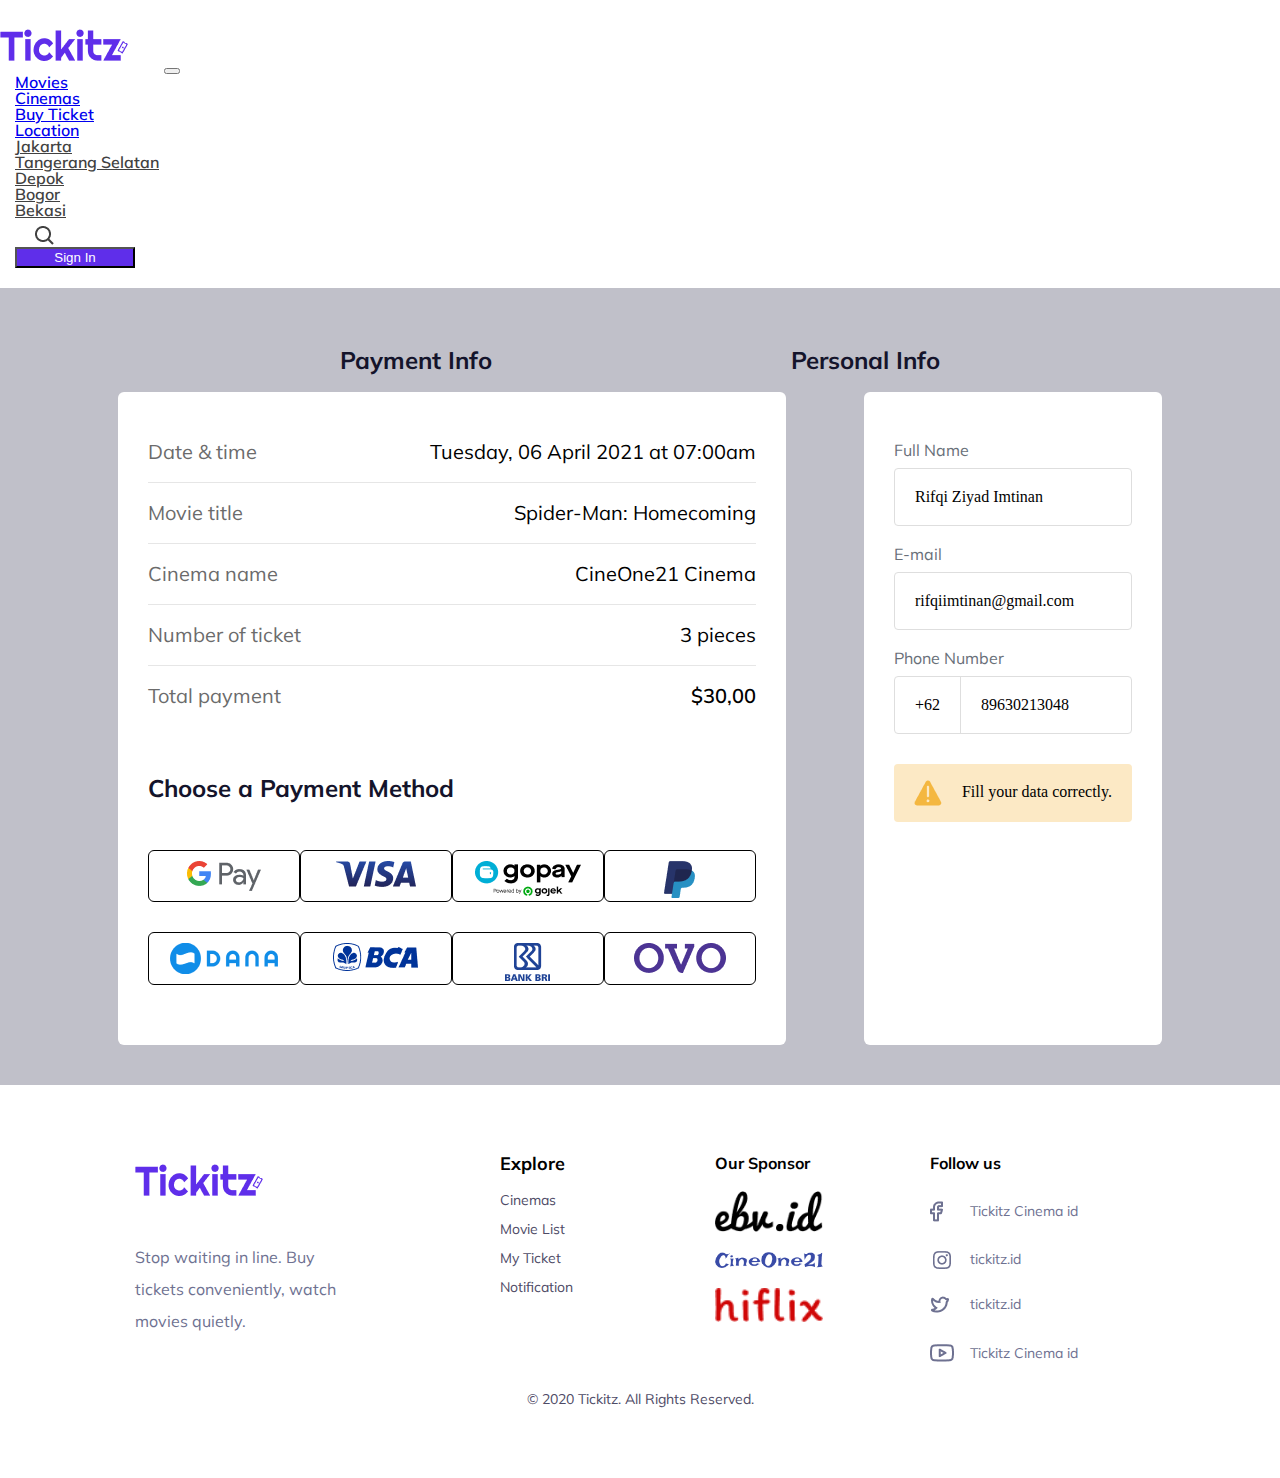
<file: html/payment page.html>
<!DOCTYPE html>
<html lang="en">
  <head>
    <meta charset="UTF-8" />
    <meta http-equiv="X-UA-Compatible" content="IE=edge" />
    <meta name="viewport" content="width=device-width, initial-scale=1.0" />
    <link
      href="https://cdn.jsdelivr.net/npm/bootstrap@5.0.0-beta3/dist/css/bootstrap.min.css"
      rel="stylesheet"
      integrity="sha384-eOJMYsd53ii+scO/bJGFsiCZc+5NDVN2yr8+0RDqr0Ql0h+rP48ckxlpbzKgwra6"
      crossorigin="anonymous"
    />
    <link rel="stylesheet" href="../css/payment page.css">
    <title>Payment Page</title>
  </head>
<body>

<!-- NAVBAR -->
<div class="container">
  <nav class="navbar navbar-expand-lg navbar-light">
    <div class="container-fluid ">
      <img class="img-purple" src="../image/Tickitz p.png" alt="">
      <button
        class="navbar-toggler"
        type="button"
        data-bs-toggle="collapse"
        data-bs-target="#navbarSupportedContent"
        aria-controls="navbarSupportedContent"
        aria-expanded="false"
        aria-label="Toggle navigation"
      >
        <span class="navbar-toggler-icon"></span>
      </button>
      <div class="collapse navbar-collapse" id="navbarSupportedContent">
        <ul class="navbar-nav me-auto mb-2 mb-lg-0">
          <li class="nav-item">
            <a class="nav-link" href="#">Movies</a>
          </li>
          <li class="nav-item">
            <a class="nav-link" href="#">Cinemas</a>
          </li>
          <li class="nav-item">
            <a class="nav-link" href="#">Buy Ticket</a>
          </li>
        </ul>

        <div class="collapse navbar-collapse" id="navbarSupportedContent">
          <ul class="navbar-nav ms-auto mb-2 mb-lg-0">
            <li class="nav-item dropdown">
              <a class="location nav-link dropdown-toggle" href="#" id="navbarDropdown" role="button" data-bs-toggle="dropdown" aria-expanded="false">
                Location
              </a>
              <ul class="dropdown-menu" aria-labelledby="navbarDropdown">
                <li><a class="dropdown-item" href="#">Jakarta</a></li>
                <li><a class="dropdown-item" href="#">Tangerang Selatan</a></li>
                <li><a class="dropdown-item" href="#">Depok</a></li>
                <li><a class="dropdown-item" href="#">Bogor</a></li>
                <li><a class="dropdown-item" href="#">Bekasi</a></li>
              </ul>
            </li>
            <li class="nav-item">
              <img class="img-search" src="../image/Search.png" alt="">
            </li>
            <li class="nav-item">
              <button type="button" class="btn">Sign In</button>
            </li>
          </ul>
      </div>
    </div>
  </nav>
</div>

<!-- NAVBAR -->


<main>
  <div class="row one">
    <div class="col-md-7">
      <h6>Payment Info</h6>
    </div>
    <div class="col-md-4">
      <h6>Personal Info</h6>
    </div>

  </div>
  <div class="row two">
    <div class="payment-info col-md-7">
      <div class="date">
        <h2>Date & time</h2>
        <p>Tuesday, 06 April 2021 at 07:00am</p>
      </div>
      <div class="movie">
        <h2>Movie title</h2>
        <p>Spider-Man: Homecoming</p>
      </div>
      <div class="cinema">
        <h2>Cinema name</h2>
        <p>CineOne21 Cinema</p>
      </div>
      <div class="number-ticket">
        <h2>Number of ticket</h2>
        <p>3 pieces</p>
      </div>
      <div class="total">
        <h2>Total payment</h2>
        <p>$30,00</p>
      </div>

      <div class="title col-md-12">
        <h6>Choose a Payment Method</h6>
      </div>
      <div class="contents title col-md-12">
        <div class="top">
          <div class="googlepay">
            <img src="../image/logo google pay.png" alt="">
          </div>
          <div class="visa">
            <img src="../image/logo visa.png" alt="">
          </div>
          <div class="gopay">
            <img src="../image/log gopay.png" alt="">
          </div>
          <div class="paypal">
            <img src="../image/logo paypal.png" alt="">
          </div>
        </div>

        <div class="down">
          <div class="dana ">
            <img src="../image/logo dana.png" alt="">
          </div>
          <div class="bca">
            <img src="../image/logo bca.png" alt="">
          </div>
          <div class="bri">
            <img src="../image/logo bri.png" alt="">
          </div>
          <div class="ovo">
            <img src="../image/logo ovo.png" alt="">
          </div>
        </div>

      </div>
    </div>

    <div class="col-md-4">
      <div class="full-name">
        <p>Full Name</p>
        <div class="name">Rifqi Ziyad Imtinan</div>
      </div>
      <div class="email">
        <p>E-mail</p>
        <div class="mail">rifqiimtinan@gmail.com</div>
      </div>
      <div class="phone">
        <p>Phone Number</p>
        <div class="phone-number">
          <h1 class="number">+62</h1>
          <h1>89630213048</h1>
        </div>
      </div>
      <div class="warning">
        <img src="../image/clarity_warning-standard-solid.png" alt="">
        <h5>Fill your data correctly.</h5>
      </div>
    </div>

  </div>


</main>


<!-- FOOTER -->
<footer class="footer">
  <div class="left">
    <img src="../image/Tickitz p.png" alt="">
    <p>Stop waiting in line. Buy tickets
      conveniently, watch movies quietly.</p>
  </div>
  <div class="center-left">
    <p class="explore">Explore</p>
    <p>Cinemas</p>
    <p>Movie List</p>
    <p>My Ticket</p>
    <p>Notification</p>
  </div>
  <div class="center-right">
    <p>Our Sponsor</p>
    <div class="our-sponsor">
      <img src="../image/Vector.png" alt="">
      <img src="../image/Vector2.png" alt="">
      <img src="../image/Vector3.png" alt="">
    </div>
  </div>
  <div class="right">
    <p class="follow">Follow us</p>
    <div class="fb">
      <img src="../image/fb.png" alt="">
      <p>Tickitz Cinema id</p>
    </div>
    <div class="ig">
      <img src="../image/ig.png" alt="">
      <p>tickitz.id</p>
    </div>
    <div class="tweeter">
      <img src="../image/tweeter.png" alt="">
      <p>tickitz.id</p>
    </div>
    <div class="yt">
      <img src="../image/yt.png" alt="">
      <p>Tickitz Cinema id</p>
    </div>
  </div>
</footer>
<footer class="copy-right">
  © 2020 Tickitz. All Rights Reserved.
</footer>
<!-- FOOTER -->
</body>
<script
  src="https://cdn.jsdelivr.net/npm/@popperjs/core@2.9.1/dist/umd/popper.min.js"
  integrity="sha384-SR1sx49pcuLnqZUnnPwx6FCym0wLsk5JZuNx2bPPENzswTNFaQU1RDvt3wT4gWFG"
  crossorigin="anonymous"
></script>
<script
  src="https://cdn.jsdelivr.net/npm/bootstrap@5.0.0-beta3/dist/js/bootstrap.min.js"
  integrity="sha384-j0CNLUeiqtyaRmlzUHCPZ+Gy5fQu0dQ6eZ/xAww941Ai1SxSY+0EQqNXNE6DZiVc"
  crossorigin="anonymous"
></script>
</html>
</file>
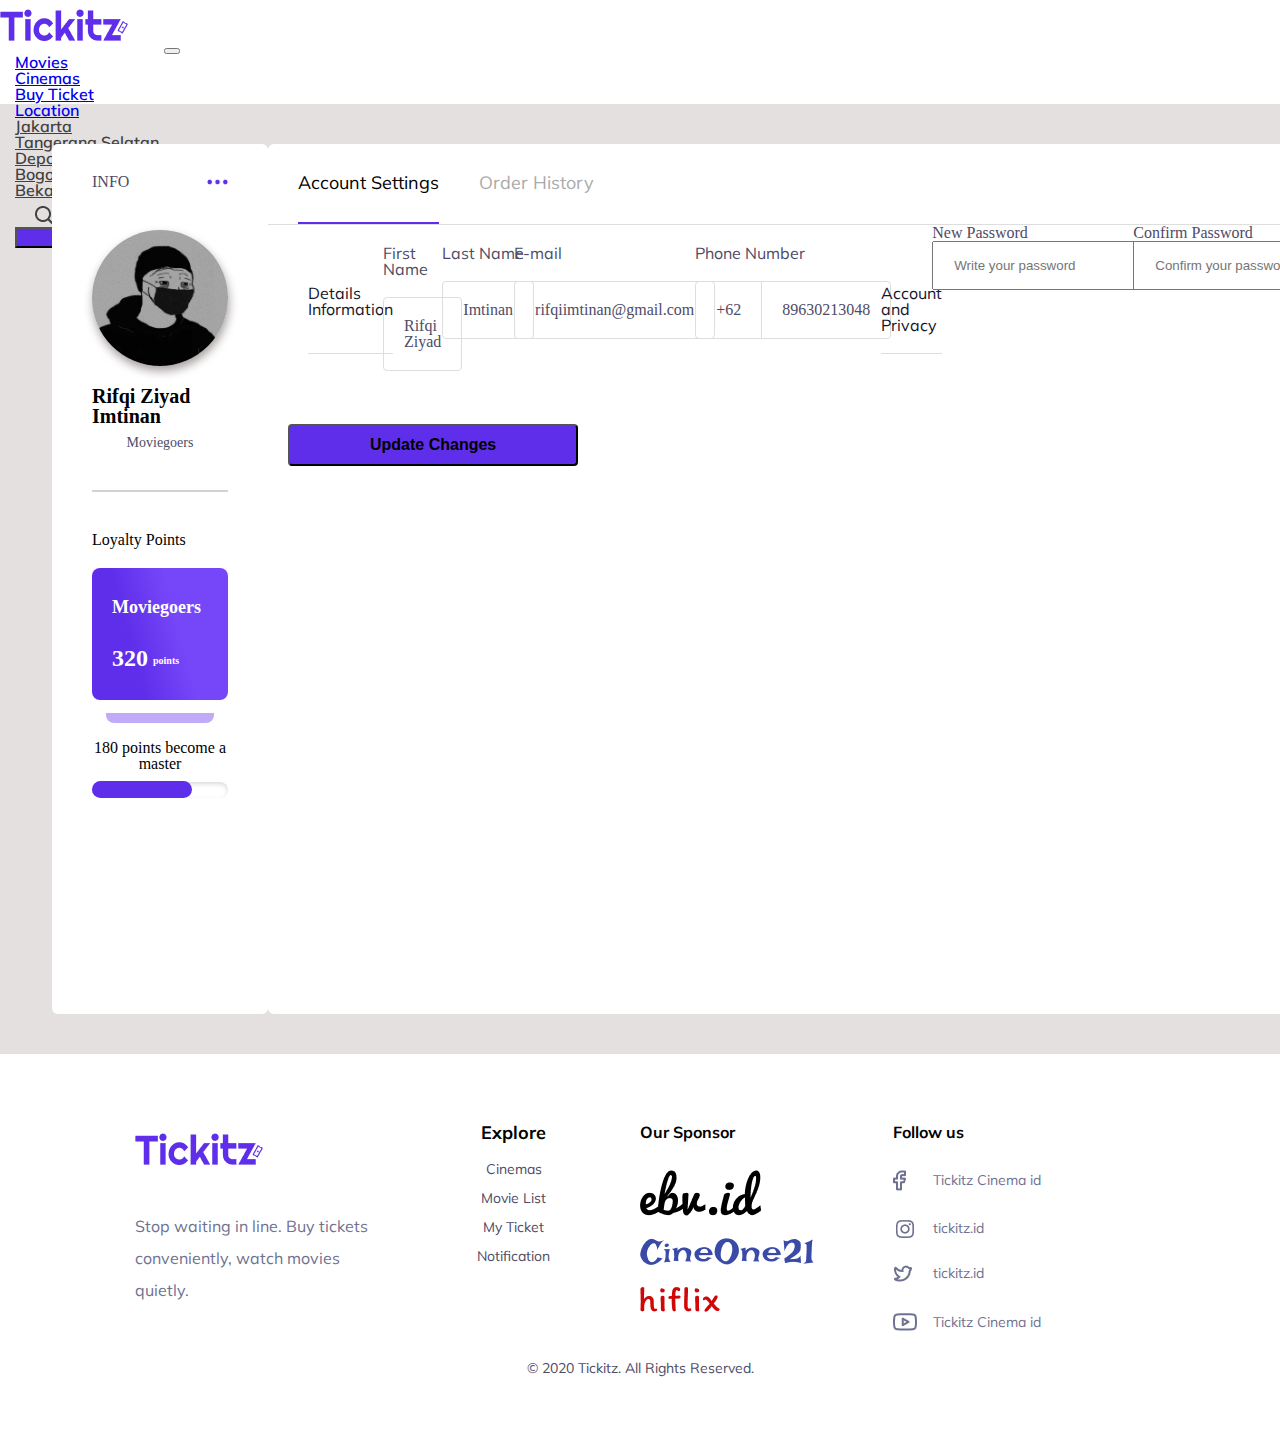
<file: html/profil page.html>
<!DOCTYPE html>
<html lang="en">
<head>
  <meta charset="UTF-8">
  <meta http-equiv="X-UA-Compatible" content="IE=edge">
  <meta name="viewport" content="width=device-width, initial-scale=1.0">
  <link href="https://cdn.jsdelivr.net/npm/bootstrap@5.0.0-beta3/dist/css/bootstrap.min.css" rel="stylesheet" integrity="sha384-eOJMYsd53ii+scO/bJGFsiCZc+5NDVN2yr8+0RDqr0Ql0h+rP48ckxlpbzKgwra6" crossorigin="anonymous">
  <link
      href="https://cdn.jsdelivr.net/npm/bootstrap@5.0.0-beta3/dist/css/bootstrap.min.css"
      rel="stylesheet"
      integrity="sha384-eOJMYsd53ii+scO/bJGFsiCZc+5NDVN2yr8+0RDqr0Ql0h+rP48ckxlpbzKgwra6"
      crossorigin="anonymous"
    />
  <link rel="stylesheet" href="../css/profile page.css">
  <title>Profil Page</title>
</head>
<body>

<!-- NAVBAR -->
<div class="container">
  <nav class="navbar navbar-expand-lg navbar-light">
    <div class="container-fluid ">
      <img class="img-purple" src="../image/Tickitz p.png" alt="">
      <button
        class="navbar-toggler"
        type="button"
        data-bs-toggle="collapse"
        data-bs-target="#navbarSupportedContent"
        aria-controls="navbarSupportedContent"
        aria-expanded="false"
        aria-label="Toggle navigation"
      >
        <span class="navbar-toggler-icon"></span>
      </button>
      <div class="collapse navbar-collapse" id="navbarSupportedContent">
        <ul class="navbar-nav me-auto mb-2 mb-lg-0">
          <li class="nav-item">
            <a class="nav-link" href="#">Movies</a>
          </li>
          <li class="nav-item">
            <a class="nav-link" href="#">Cinemas</a>
          </li>
          <li class="nav-item">
            <a class="nav-link" href="#">Buy Ticket</a>
          </li>
        </ul>

        <div class="collapse navbar-collapse" id="navbarSupportedContent">
          <ul class="navbar-nav ms-auto mb-2 mb-lg-0">
            <li class="nav-item dropdown">
              <a class="nav-link dropdown-toggle" href="#" id="navbarDropdown" role="button" data-bs-toggle="dropdown" aria-expanded="false">
                Location
              </a>
              <ul class="dropdown-menu" aria-labelledby="navbarDropdown">
                <li><a class="dropdown-item" href="#">Jakarta</a></li>
                <li><a class="dropdown-item" href="#">Tangerang Selatan</a></li>
                <li><a class="dropdown-item" href="#">Depok</a></li>
                <li><a class="dropdown-item" href="#">Bogor</a></li>
                <li><a class="dropdown-item" href="#">Bekasi</a></li>
              </ul>
            </li>
            <li class="nav-item">
              <img class="img-search" src="../image/Search.png" alt="">
            </li>
            <li class="nav-item">
              <button type="button" class="btn btn-primary">Sign In</button>
            </li>
          </ul>
      </div>
    </div>
  </nav>
</div>
<!-- NAVBAR -->

<main class="main">
  <div class="row">
    <div class="col-md-3">
      <div class="col-md-12 top">
        <p>INFO</p>
        <img src="../image/Group.png" alt="">
      </div>

      <div class="image">
        <img src="../image/profil.jpg" alt="">
        <p>Rifqi Ziyad Imtinan</p>
        <h1>Moviegoers</h1>
      </div>

      <div class="point">
        <h1>Loyalty Points</h1>
        <div class="box">
          <p>Moviegoers</p>
          <div class="number">
            <h6>320</h6>
            <h2>points</h2>
          </div>
        </div>
        <div class="box-shadow">
          <div class="shadow"></div>
        </div>
        <div class="ractangle">
          <h2>180 points become a master</h2>
          <div class="purple">
            <span class="img-purple"></span>
          </div>
        </div>
      </div>
    </div>
  
    <div class="col-md-8">
      <div class="nav-top">
        <h1>Account Settings</h1>
        <p>Order History</p>
      </div>
      
      <div class="row">
        <div class="col-md-12 details-info">Details Information</div>

        <div class="col-md-6">
          <p>First Name</p>
          <div class="first-name">Rifqi Ziyad</div>
        </div>
        <div class="col-md-6">
          <p>Last Name</p>
          <div class="last-name">Imtinan</div>
        </div>
        <div class="col-md-6">
          <p>E-mail</p>
          <div class="email">rifqiimtinan@gmail.com</div>
        </div>
        <div class="col-md-6">
          <p>Phone Number</p>
          <div class="phone-number">
            <h2>+62</h2>
            <h1>89630213048</h1>
          </div>
        </div>
      
        <div class="col-md-12 account">Account and Privacy</div>

          <div class="col-md-6">
            <div class="mb-3">
              <label for="exampleInputPassword1" class="form-label">New Password</label>
              <input type="password" class="form-control" id="exampleInputPassword1" placeholder="Write your password">
              <!-- <img src="../image/eye 1.png" alt=""> -->
            </div>
          </div>
          <div class="col-md-6">
            <div class="mb-3">
              <label for="exampleInputPassword1" class="form-label">Confirm Password</label>
              <input type="password" class="form-control" id="exampleInputPassword1" placeholder="Confirm your password">
              <!-- <img src="../image/eye 1.png" alt=""> -->
            </div>
          </div>

      </div>
      <button type="button" class=" btn btn-primary update">Update Changes</button>
    </div>

  </div>
</main>




<!-- FOOTER -->
<footer class="footer">
  <div class="left">
    <img src="../image/Tickitz p.png" alt="">
    <p>Stop waiting in line. Buy tickets
      conveniently, watch movies quietly.</p>
  </div>
  <div class="center-left">
    <p class="explore">Explore</p>
    <p>Cinemas</p>
    <p>Movie List</p>
    <p>My Ticket</p>
    <p>Notification</p>
  </div>
  <div class="center-right">
    <p>Our Sponsor</p>
    <img src="../image/Vector.png" alt="">
    <img src="../image/Vector2.png" alt="">
    <br>
    <img src="../image/Vector3.png" alt="">
  </div>
  <div class="right">
    <p class="follow">Follow us</p>
    <div class="fb">
      <img src="../image/fb.png" alt="">
      <p>Tickitz Cinema id</p>
    </div>
    <div class="ig">
      <img src="../image/ig.png" alt="">
      <p>tickitz.id</p>
    </div>
    <div class="tweeter">
      <img src="../image/tweeter.png" alt="">
      <p>tickitz.id</p>
    </div>
    <div class="yt">
      <img src="../image/yt.png" alt="">
      <p>Tickitz Cinema id</p>
    </div>
  </div>
</footer>
<footer class="copy-right">
  © 2020 Tickitz. All Rights Reserved.
</footer>
<!-- FOOTER -->

</body>
<script
  src="https://cdn.jsdelivr.net/npm/@popperjs/core@2.9.1/dist/umd/popper.min.js"
  integrity="sha384-SR1sx49pcuLnqZUnnPwx6FCym0wLsk5JZuNx2bPPENzswTNFaQU1RDvt3wT4gWFG"
  crossorigin="anonymous"
></script>
<script
  src="https://cdn.jsdelivr.net/npm/bootstrap@5.0.0-beta3/dist/js/bootstrap.min.js"
  integrity="sha384-j0CNLUeiqtyaRmlzUHCPZ+Gy5fQu0dQ6eZ/xAww941Ai1SxSY+0EQqNXNE6DZiVc"
  crossorigin="anonymous"
></script>
</html>
</file>
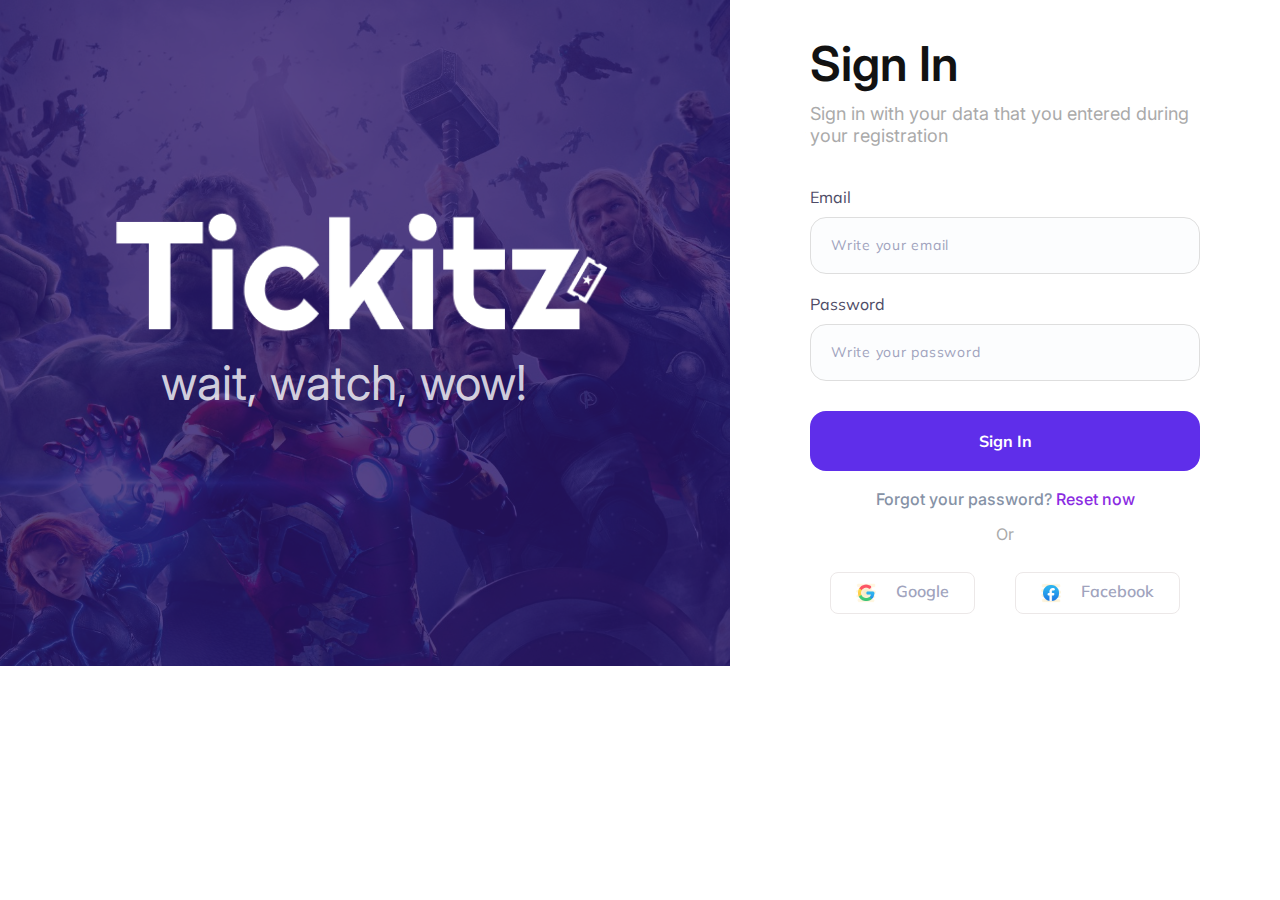
<file: html/sign in.html>
<!DOCTYPE html>
<html lang="en">
  <head>
    <meta charset="UTF-8" />
    <meta http-equiv="X-UA-Compatible" content="IE=edge" />
    <meta name="viewport" content="width=device-width, initial-scale=1.0" />
    <link rel="stylesheet" href="../css/sign in.css" />
    <title>Sign In</title>
  </head>
  <body>
    <main>
      <div class="left">
        <div class="purple"></div>
        <img class="tickitz" src="../image/tickitz.png" alt="tickitz" />
        <p>wait, watch, wow!</p>
      </div>

      <div class="rigth">
        <p class="sign">Sign In</p>
        <p class="text">
          Sign in with your data that you entered during your registration
        </p>
        <p class="email">Email</p>
        <input
          class="input-email"
          type="email"
          placeholder="Write your email"
        />
        <p class="password">Password</p>
        <input
          class="input-password"
          type="password"
          placeholder="Write your password"
        />
        <button class="submit" type="submit">Sign In</button>
        <p class="forgot">Forgot your password? <span>Reset now</span></p>
        <p class="or">Or</p>
        <div class="account">
          <div class="google">
            <img class="logo-google" src="../image/google-logo.png" alt="" />
            <p>Google</p>
          </div>
          <div class="facebook">
            <img class="logo-facebook" src="../image/facebook- logo.png" alt="" />
            <p>Facebook</p>
          </div>
        </div>
      </div>
    </main>
  </body>
</html>
</file>
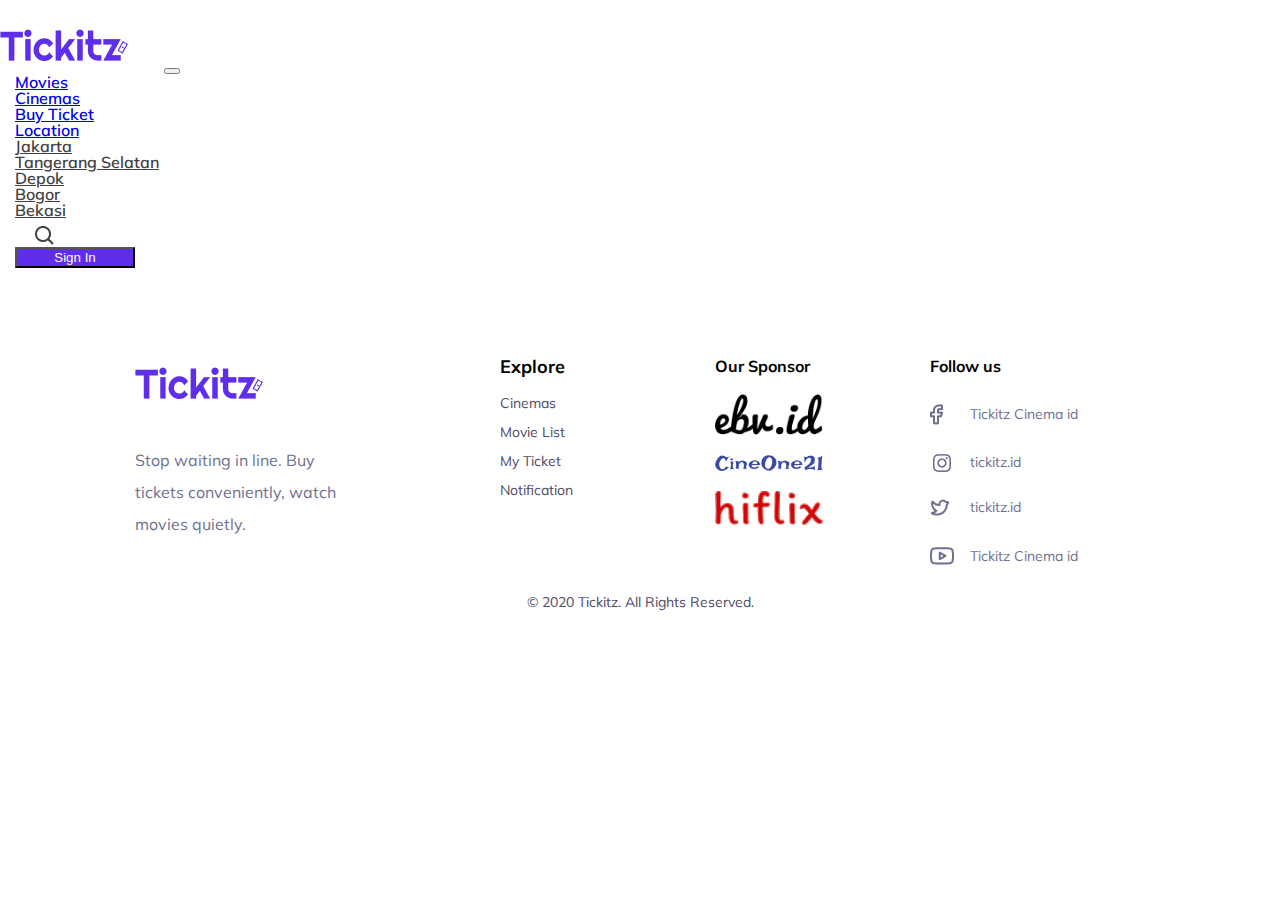
<file: html/template.html>
<!DOCTYPE html>
<html lang="en">
  <head>
    <meta charset="UTF-8" />
    <meta http-equiv="X-UA-Compatible" content="IE=edge" />
    <meta name="viewport" content="width=device-width, initial-scale=1.0" />
    <link
      href="https://cdn.jsdelivr.net/npm/bootstrap@5.0.0-beta3/dist/css/bootstrap.min.css"
      rel="stylesheet"
      integrity="sha384-eOJMYsd53ii+scO/bJGFsiCZc+5NDVN2yr8+0RDqr0Ql0h+rP48ckxlpbzKgwra6"
      crossorigin="anonymous"
    />
    <link rel="stylesheet" href="../css/template.css">
    <title>Document</title>
  </head>
<body>

<!-- NAVBAR -->
<div class="container">
  <nav class="navbar navbar-expand-lg navbar-light">
    <div class="container-fluid ">
      <img class="img-purple" src="../image/Tickitz p.png" alt="">
      <button
        class="navbar-toggler"
        type="button"
        data-bs-toggle="collapse"
        data-bs-target="#navbarSupportedContent"
        aria-controls="navbarSupportedContent"
        aria-expanded="false"
        aria-label="Toggle navigation"
      >
        <span class="navbar-toggler-icon"></span>
      </button>
      <div class="collapse navbar-collapse" id="navbarSupportedContent">
        <ul class="navbar-nav me-auto mb-2 mb-lg-0">
          <li class="nav-item">
            <a class="nav-link" href="#">Movies</a>
          </li>
          <li class="nav-item">
            <a class="nav-link" href="#">Cinemas</a>
          </li>
          <li class="nav-item">
            <a class="nav-link" href="#">Buy Ticket</a>
          </li>
        </ul>

        <div class="collapse navbar-collapse" id="navbarSupportedContent">
          <ul class="navbar-nav ms-auto mb-2 mb-lg-0">
            <li class="nav-item dropdown">
              <a class="location nav-link dropdown-toggle" href="#" id="navbarDropdown" role="button" data-bs-toggle="dropdown" aria-expanded="false">
                Location
              </a>
              <ul class="dropdown-menu" aria-labelledby="navbarDropdown">
                <li><a class="dropdown-item" href="#">Jakarta</a></li>
                <li><a class="dropdown-item" href="#">Tangerang Selatan</a></li>
                <li><a class="dropdown-item" href="#">Depok</a></li>
                <li><a class="dropdown-item" href="#">Bogor</a></li>
                <li><a class="dropdown-item" href="#">Bekasi</a></li>
              </ul>
            </li>
            <li class="nav-item">
              <img class="img-search" src="../image/Search.png" alt="">
            </li>
            <li class="nav-item">
              <button type="button" class="btn">Sign In</button>
            </li>
          </ul>
      </div>
    </div>
  </nav>
</div>

<!-- NAVBAR -->


<!-- FOOTER -->
<footer class="footer">
  <div class="left">
    <img src="../image/Tickitz p.png" alt="">
    <p>Stop waiting in line. Buy tickets
      conveniently, watch movies quietly.</p>
  </div>
  <div class="center-left">
    <p class="explore">Explore</p>
    <p>Cinemas</p>
    <p>Movie List</p>
    <p>My Ticket</p>
    <p>Notification</p>
  </div>
  <div class="center-right">
    <p>Our Sponsor</p>
    <div class="our-sponsor">
      <img src="../image/Vector.png" alt="">
      <img src="../image/Vector2.png" alt="">
      <img src="../image/Vector3.png" alt="">
    </div>
  </div>
  <div class="right">
    <p class="follow">Follow us</p>
    <div class="fb">
      <img src="../image/fb.png" alt="">
      <p>Tickitz Cinema id</p>
    </div>
    <div class="ig">
      <img src="../image/ig.png" alt="">
      <p>tickitz.id</p>
    </div>
    <div class="tweeter">
      <img src="../image/tweeter.png" alt="">
      <p>tickitz.id</p>
    </div>
    <div class="yt">
      <img src="../image/yt.png" alt="">
      <p>Tickitz Cinema id</p>
    </div>
  </div>
</footer>
<footer class="copy-right">
  © 2020 Tickitz. All Rights Reserved.
</footer>
<!-- FOOTER -->
</body>
<script
  src="https://cdn.jsdelivr.net/npm/@popperjs/core@2.9.1/dist/umd/popper.min.js"
  integrity="sha384-SR1sx49pcuLnqZUnnPwx6FCym0wLsk5JZuNx2bPPENzswTNFaQU1RDvt3wT4gWFG"
  crossorigin="anonymous"
></script>
<script
  src="https://cdn.jsdelivr.net/npm/bootstrap@5.0.0-beta3/dist/js/bootstrap.min.js"
  integrity="sha384-j0CNLUeiqtyaRmlzUHCPZ+Gy5fQu0dQ6eZ/xAww941Ai1SxSY+0EQqNXNE6DZiVc"
  crossorigin="anonymous"
></script>
</html>
</file>
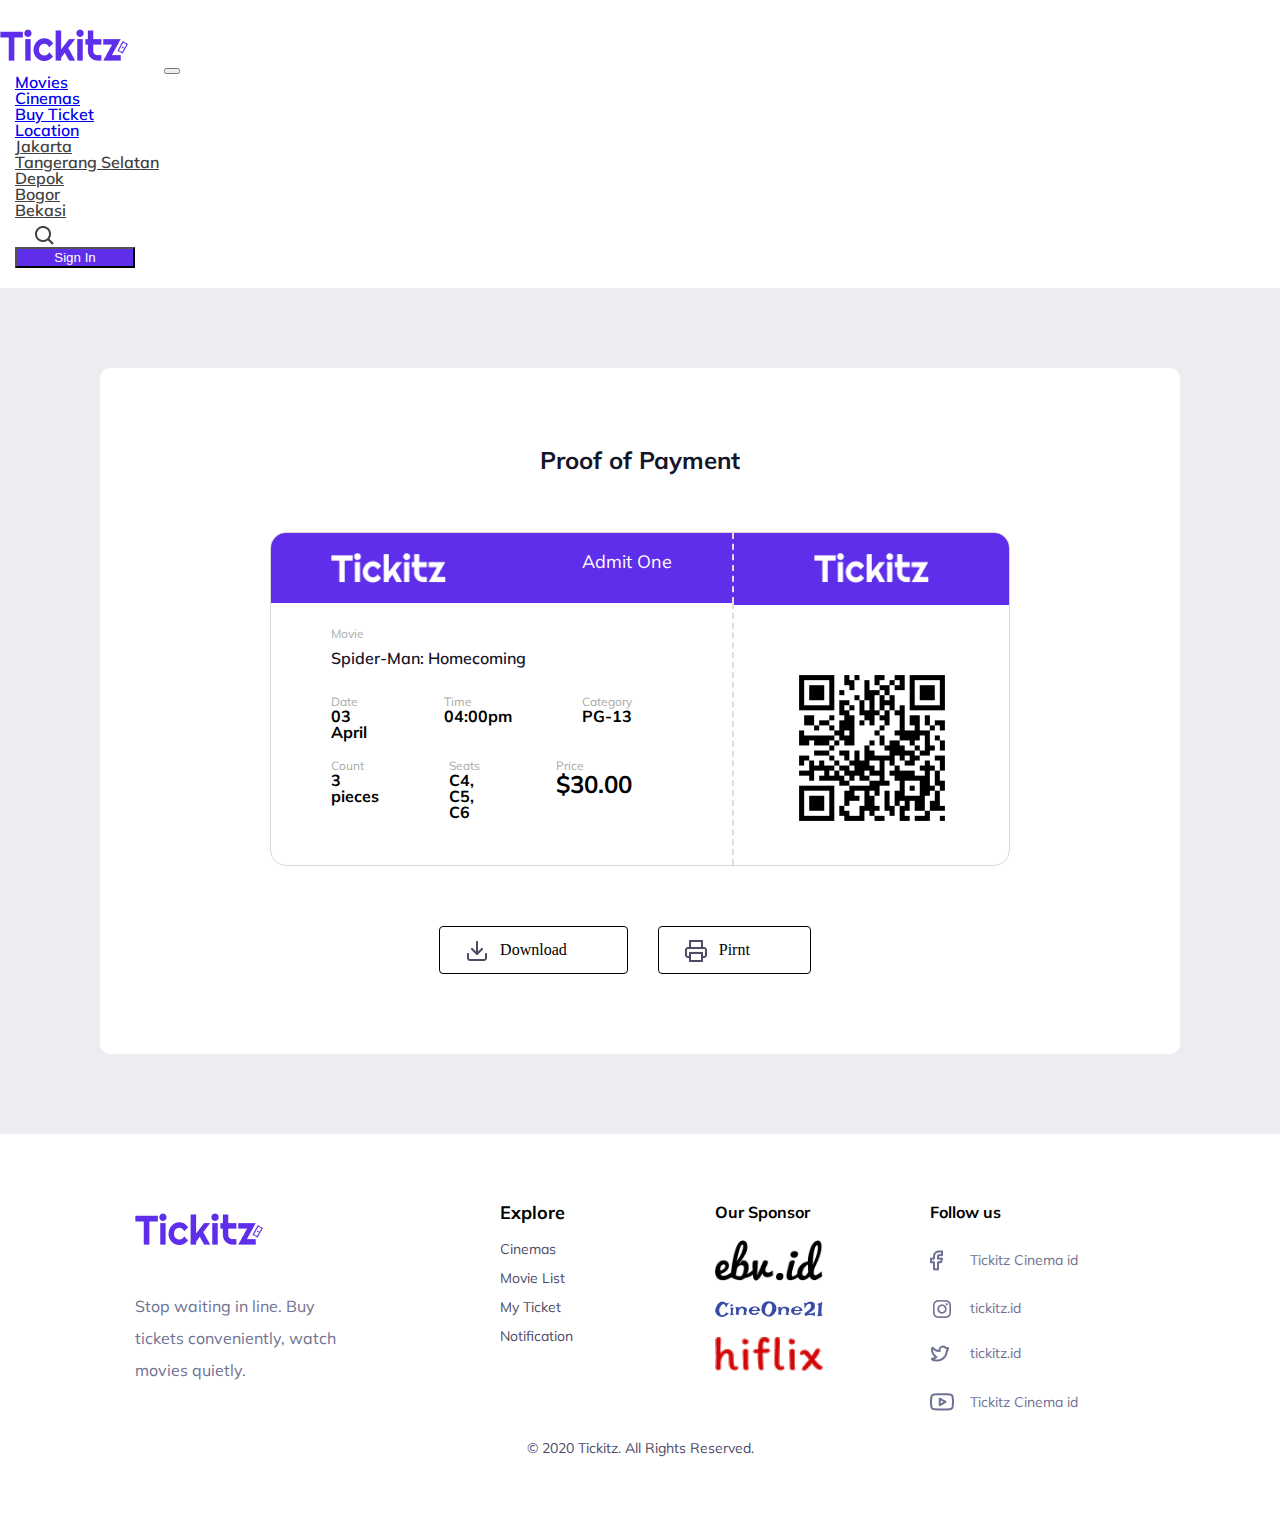
<file: html/ticket result.html>
<!DOCTYPE html>
<html lang="en">
<head>
  <meta charset="UTF-8">
  <meta http-equiv="X-UA-Compatible" content="IE=edge">
  <meta name="viewport" content="width=device-width, initial-scale=1.0">
  <link rel="stylesheet" href="../css/ticket result.css">
  <link
  href="https://cdn.jsdelivr.net/npm/bootstrap@5.0.0-beta3/dist/css/bootstrap.min.css"
  rel="stylesheet"
  integrity="sha384-eOJMYsd53ii+scO/bJGFsiCZc+5NDVN2yr8+0RDqr0Ql0h+rP48ckxlpbzKgwra6"
  crossorigin="anonymous"
/>
  <title>Ticket Result</title>
</head>
<body>

<!-- NAVBAR -->
<div class="container">
  <nav class="navbar navbar-expand-lg navbar-light">
    <div class="container-fluid ">
      <img class="img-purple" src="../image/Tickitz p.png" alt="">
      <button
        class="navbar-toggler"
        type="button"
        data-bs-toggle="collapse"
        data-bs-target="#navbarSupportedContent"
        aria-controls="navbarSupportedContent"
        aria-expanded="false"
        aria-label="Toggle navigation"
      >
        <span class="navbar-toggler-icon"></span>
      </button>
      <div class="collapse navbar-collapse" id="navbarSupportedContent">
        <ul class="navbar-nav me-auto mb-2 mb-lg-0">
          <li class="nav-item">
            <a class="nav-link" href="#">Movies</a>
          </li>
          <li class="nav-item">
            <a class="nav-link" href="#">Cinemas</a>
          </li>
          <li class="nav-item">
            <a class="nav-link" href="#">Buy Ticket</a>
          </li>
        </ul>

        <div class="collapse navbar-collapse" id="navbarSupportedContent">
          <ul class="navbar-nav ms-auto mb-2 mb-lg-0">
            <li class="nav-item dropdown">
              <a class="location nav-link dropdown-toggle" href="#" id="navbarDropdown" role="button" data-bs-toggle="dropdown" aria-expanded="false">
                Location
              </a>
              <ul class="dropdown-menu" aria-labelledby="navbarDropdown">
                <li><a class="dropdown-item" href="#">Jakarta</a></li>
                <li><a class="dropdown-item" href="#">Tangerang Selatan</a></li>
                <li><a class="dropdown-item" href="#">Depok</a></li>
                <li><a class="dropdown-item" href="#">Bogor</a></li>
                <li><a class="dropdown-item" href="#">Bekasi</a></li>
              </ul>
            </li>
            <li class="nav-item">
              <img class="img-search" src="../image/Search.png" alt="">
            </li>
            <li class="nav-item">
              <button type="button" class="btn">Sign In</button>
            </li>
          </ul>
      </div>
    </div>
  </nav>
</div>

<!-- NAVBAR -->
      
<section class="box">
  <div class="content">
    <h6>Proof of Payment</h6>
    <div class="ticket">
      <div class="left">

        <div class="bar">
          <img src="../image/ticket w.png" alt="">
          <span>Admit One</span>
        </div>

        <div class="information">
          <p class="movie">Movie</p>
          <h5>Spider-Man: Homecoming</h5>
  
          <div class="info">
            <div class="date">
              <p>Date</p>
              <h4>03 April</h4>
            </div>
            <div class="time">
              <p>Time</p>
              <h4>04:00pm</h4>
            </div>
            <div class="category">
              <p>Category</p>
              <h4>PG-13</h4>
            </div>
            <div class="count">
              <p>Count</p>
              <h4>3 pieces</h4>
            </div>
            <div class="seats">
              <p>Seats</p>
              <h4>C4, C5, C6</h4>
            </div>
            <div class="price">
              <p>Price</p>
              <h4>$30.00</h4>
            </div>
          </div>
        </div>
      </div>
      
      <div class="right">
        <div class="bar">
          <img class="ticket-w" src="../image/ticket w.png" alt="">
        </div>
        <div class="barcode">
          <img src="../image/QR Code 1.png" alt="">
        </div>
      </div>
    </div>

    <div class="button">
      <div class="download">
        <img src="../image/download.png" alt="">
        <span>Download</span>
      </div>
      <div class="print">
        <img src="../image/printer.png" alt="">
        <span>Pirnt</span>
      </div>
    </div>
  </div>
</section>

<!-- FOOTER -->
<footer class="footer">
  <div class="left">
    <img src="../image/Tickitz p.png" alt="">
    <p>Stop waiting in line. Buy tickets
      conveniently, watch movies quietly.</p>
  </div>
  <div class="center-left">
    <p class="explore">Explore</p>
    <p>Cinemas</p>
    <p>Movie List</p>
    <p>My Ticket</p>
    <p>Notification</p>
  </div>
  <div class="center-right">
    <p>Our Sponsor</p>
    <div class="our-sponsor">
      <img src="../image/Vector.png" alt="">
      <img src="../image/Vector2.png" alt="">
      <img src="../image/Vector3.png" alt="">
    </div>
  </div>
  <div class="right">
    <p class="follow">Follow us</p>
    <div class="fb">
      <img src="../image/fb.png" alt="">
      <p>Tickitz Cinema id</p>
    </div>
    <div class="ig">
      <img src="../image/ig.png" alt="">
      <p>tickitz.id</p>
    </div>
    <div class="tweeter">
      <img src="../image/tweeter.png" alt="">
      <p>tickitz.id</p>
    </div>
    <div class="yt">
      <img src="../image/yt.png" alt="">
      <p>Tickitz Cinema id</p>
    </div>
  </div>
</footer>
<footer class="copy-right">
  © 2020 Tickitz. All Rights Reserved.
</footer>
<!-- FOOTER -->
</body>
<script
  src="https://cdn.jsdelivr.net/npm/@popperjs/core@2.9.1/dist/umd/popper.min.js"
  integrity="sha384-SR1sx49pcuLnqZUnnPwx6FCym0wLsk5JZuNx2bPPENzswTNFaQU1RDvt3wT4gWFG"
  crossorigin="anonymous"
></script>
<script
  src="https://cdn.jsdelivr.net/npm/bootstrap@5.0.0-beta3/dist/js/bootstrap.min.js"
  integrity="sha384-j0CNLUeiqtyaRmlzUHCPZ+Gy5fQu0dQ6eZ/xAww941Ai1SxSY+0EQqNXNE6DZiVc"
  crossorigin="anonymous"
></script>
</html>
</file>
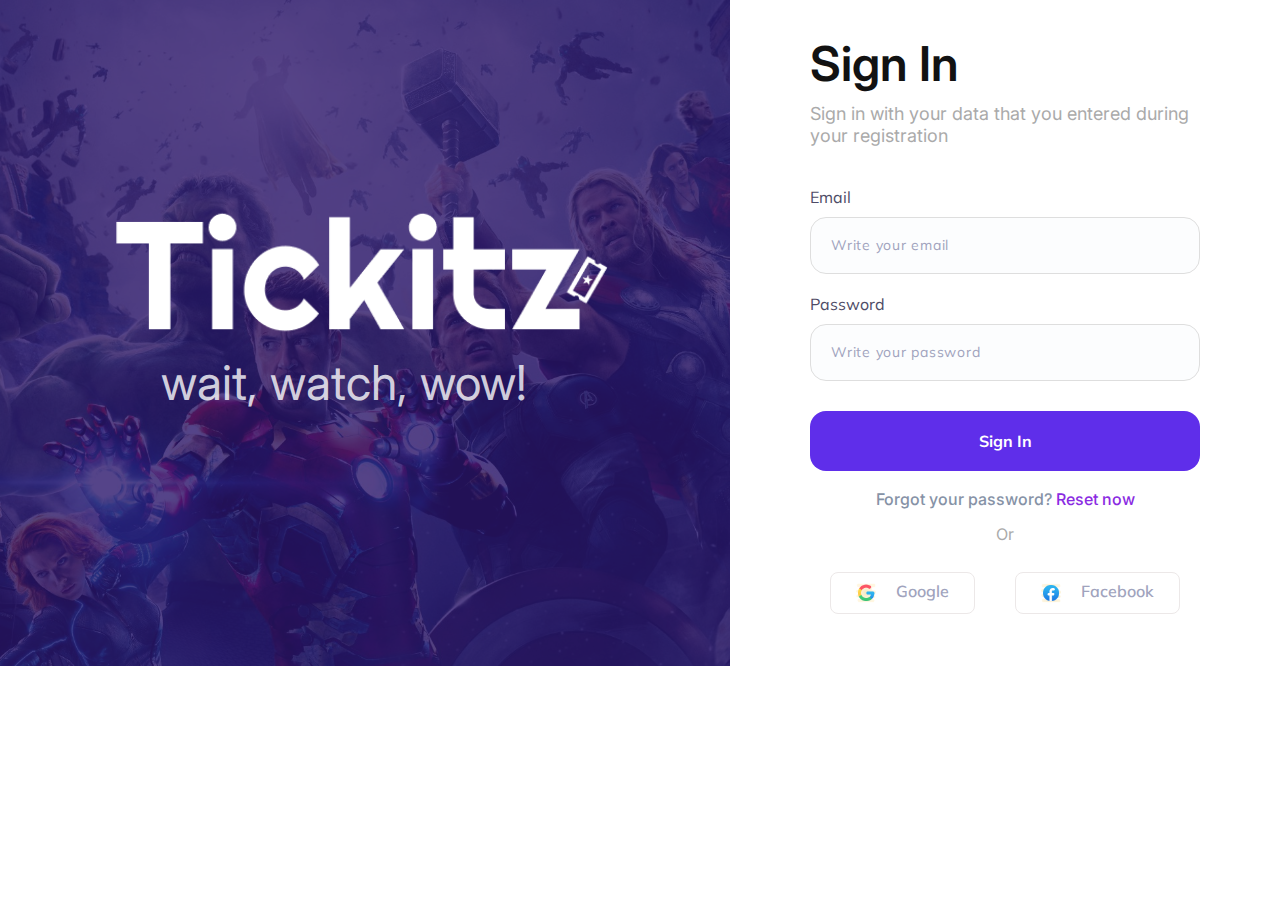
<file: Sign In/signIn.html>
<!DOCTYPE html>
<html lang="en">
  <head>
    <meta charset="UTF-8" />
    <meta http-equiv="X-UA-Compatible" content="IE=edge" />
    <meta name="viewport" content="width=device-width, initial-scale=1.0" />
    <link rel="stylesheet" href="style.css" />
    <title>Sign In</title>
  </head>
  <body>
    <main>
      <div class="left">
        <div class="purple"></div>
        <img class="tickitz" src="tickitz.png" alt="tickitz" />
        <p>wait, watch, wow!</p>
      </div>

      <div class="rigth">
        <p class="sign">Sign In</p>
        <p class="text">
          Sign in with your data that you entered during your registration
        </p>
        <p class="email">Email</p>
        <input
          class="input-email"
          type="email"
          placeholder="Write your email"
        />
        <p class="password">Password</p>
        <input
          class="input-password"
          type="password"
          placeholder="Write your password"
        />
        <button class="submit" type="submit">Sign In</button>
        <p class="forgot">Forgot your password? <span>Reset now</span></p>
        <p class="or">Or</p>
        <div class="account">
          <div class="google">
            <img class="logo-google" src="google-logo.png" alt="" />
            <p>Google</p>
          </div>
          <div class="facebook">
            <img class="logo-facebook" src="facebook- logo.png" alt="" />
            <p>Facebook</p>
          </div>
        </div>
      </div>
    </main>
  </body>
</html>
</file>
<file: css/payment page.css>
@import url("https://fonts.googleapis.com/css2?family=Mulish&display=swap");
@import url("https://fonts.googleapis.com/css2?family=Open+Sans:wght@300&display=swap");

/* NAVBAR */

.navbar {
  font-family: "Mulish";
  font-weight: 600;
  font-size: 16px;
  color: #414141;
  padding: 20px 0;
}

.dropdown-item {
  font-family: "Mulish";
  font-size: 16px;
  color: #414141;
}

.img-purple {
  padding-right: 30px;
}

.nav-item {
  padding: 0 15px;
}

.img-search {
  margin-top: 8px;
  padding: 0 20px;
}

.nav-item .btn {
  background: #5f2eea;
  width: 120px;
  margin-right: -15px;
  color: white;
}

/* NAVBAR */

main {
  padding: 40px 40px;
  background-color: rgb(192, 192, 201);
}

.one {
  display: flex;
  justify-content: space-evenly;
}

.row h6 {
  font-family: Mulish;
  font-weight: bold;
  font-size: 24px;
  color: #14142b;
  padding: 20px 0;
}

.two {
  display: flex;
  justify-content: space-evenly;
  background-color: rgb(192, 192, 201);
  /* margin: 0 30px; */
}

.two .col-md-7,
.two .col-md-4 {
  background-color: white;
  padding: 30px;
  border-radius: 6px;
}

/* .two .col-md-7 {
  height: 360px;
} */

.date,
.movie,
.cinema,
.number-ticket,
.total {
  display: flex;
  justify-content: space-between;
  padding: 20px 0;
  border-bottom: 1px solid #e6e6e6;
}

.two h2 {
  font-family: Mulish;
  font-size: 20px;
  color: #6b6b6b;
}

.two .col-md-7 p {
  font-family: Mulish;
  font-size: 20px;
  color: #000000;
}

.two .col-md-7 .total {
  border: none;
}

.total p {
  font-family: Mulish;
  font-weight: 600;
  font-size: 24px;
  color: #000000;
}

.name,
.mail {
  border: 1px solid #dedede;
  box-sizing: border-box;
  border-radius: 4px;
  padding: 20px;
}

.col-md-4 p {
  font-family: Mulish;
  font-size: 16px;
  color: #696f79;
  padding: 10px 0;
  padding-top: 20px;
}

.phone-number {
  display: flex;
  border: 1px solid #dedede;
  margin-bottom: 30px;
  border-radius: 4px;
}

.phone-number h1 {
  padding: 20px;
}

.phone-number .number {
  border-right: 1px solid #dedede;
}

.warning {
  display: flex;
  box-sizing: border-box;
  border-radius: 4px;
  padding: 15px 20px;
  margin-bottom: 10px;
  background: rgba(244, 183, 64, 0.3);
}

.warning h5 {
  margin-left: 20px;
  margin-top: 5px;
}

.title {
  margin-top: 30px;
}

.top,
.down {
  display: flex;
  justify-content: space-evenly;
  margin: 30px 0;
}

.googlepay,
.visa,
.gopay,
.paypal,
.dana,
.bca,
.bri,
.ovo {
  text-align: center;
  padding-top: 10px;
  border-radius: 6px;
  border: black solid 1px;
  width: 150px;
}

/* FOOTER */

.footer {
  padding-top: 70px !important;
  display: flex;
  box-sizing: border-box;
  padding: 0 135px;
  flex-wrap: wrap;
}

.footer .left,
.footer .center-left,
.footer .center-right,
.footer .right {
  flex: 1;
}

.footer .center-left {
  padding-left: 150px;
}

.footer .left img {
  margin-bottom: 25px;
}

.footer .left {
  font-family: Mulish;
  font-size: 16px;
  line-height: 32px;
  color: #6e7191;
}

.footer .center-left {
  box-sizing: border-box;
}

.footer .center-left p.explore {
  font-size: 18px;
  font-weight: bold;
  margin-bottom: 20px;
  color: #000000;
}

.footer .center-left p {
  font-family: "Mulish";
  font-size: 14px;
  color: #4e4b66;
  margin-bottom: 15px;
}

.footer .center-right {
  font-family: "Mulish";
  font-weight: bold;
  font-size: 16px;
  color: #000000;
}

.footer .center-right p {
  margin-bottom: 20px;
}

.footer .center-right .our-sponsor {
  display: flex;
  flex-direction: column;
}

.footer .center-right .our-sponsor img {
  width: 50%;
  margin-bottom: 20px;
}

.footer .right {
  font-family: "Mulish";
  font-family: Mulish;
  font-size: 14px;
  color: #6e7191;
}

.footer .right .follow {
  font-size: 16px;
  font-weight: bold;
  color: #000000;
  margin: 0 0;
}

.footer .right p {
  margin-left: 40px;
  margin-top: -22px;
}

.fb,
.ig,
.tweeter,
.yt {
  margin-right: 20px;
  margin: 30px 0;
}

.footer .right .fb p {
  margin-top: -20px;
}

.footer .right .tweeter p {
  margin-top: -18px;
}

.copy-right {
  text-align: center;
  font-family: Mulish;
  font-size: 14px;
  line-height: 18px;
  color: #4e4b66;
  padding-bottom: 70px;
}

/* FOOTER */

@media only screen and (max-width: 600px) {
  .date,
  .movie,
  .cinema,
  .number-ticket,
  .col-md-4 h6,
  .col-md-7 h6 {
    display: none;
  }

  .down,
  .top {
    flex-wrap: wrap;
  }

  .top img,
  .down img {
    width: 80px;
    height: 30px;
  }

  .googlepay,
  .visa,
  .gopay,
  .paypal,
  .dana,
  .bca,
  .bri,
  .ovo {
    width: 40%;
    height: 50px;
    margin: 10px;
  }

  .location {
    padding: 0px;
  }

  .img-search {
    margin-top: 8px;
    padding: 10px 0;
  }

  .btn {
    margin-top: 10px;
  }

  .footer {
    padding: 20px;
    display: flex;
    flex-direction: column;
  }

  .footer .center-right {
    padding-bottom: 30px;
  }

  .footer .center-right .our-sponsor {
    display: flex;
    flex-direction: column;
    padding-bottom: 20px;
  }

  .footer .center-left {
    text-align: left;
  }

  .footer .center-right .our-sponsor img {
    width: 20%;
    margin-bottom: 20px;
  }

  .footer .left,
  .footer .center-left,
  .footer .center-right,
  .footer .right {
    padding: 30px 30px;
  }
}

/* reset css */
html,
body,
div,
span,
applet,
object,
iframe,
h1,
h2,
h3,
h4,
h5,
h6,
p,
blockquote,
pre,
a,
abbr,
acronym,
address,
big,
cite,
code,
del,
dfn,
em,
img,
ins,
kbd,
q,
s,
samp,
small,
strike,
strong,
sub,
sup,
tt,
var,
b,
u,
i,
center,
dl,
dt,
dd,
ol,
ul,
li,
fieldset,
form,
label,
legend,
table,
caption,
tbody,
tfoot,
thead,
tr,
th,
td,
article,
aside,
canvas,
details,
embed,
figure,
figcaption,
footer,
header,
hgroup,
menu,
nav,
output,
ruby,
section,
summary,
time,
mark,
audio,
video {
  margin: 0;
  padding: 0;
  border: 0;
  font-size: 100%;
  font: inherit;
  vertical-align: baseline;
}
/* HTML5 display-role reset for older browsers */
article,
aside,
details,
figcaption,
figure,
footer,
header,
hgroup,
menu,
nav,
section {
  display: block;
}
body {
  line-height: 1;
}
ol,
ul {
  list-style: none;
}
blockquote,
q {
  quotes: none;
}
blockquote:before,
blockquote:after,
q:before,
q:after {
  content: "";
  content: none;
}
table {
  border-collapse: collapse;
  border-spacing: 0;
}
</file>
<file: css/profile page.css>
@import url('https://fonts.googleapis.com/css2?family=Mulish&display=swap');
@import url('https://fonts.googleapis.com/css2?family=Open+Sans:wght@300&display=swap');


/* NAVBAR */

.navbar {
  font-family: "Mulish";
  font-weight: 600;
  font-size: 16px;
  color: #414141;
  height: 104px;
}

.dropdown-item {
  font-family: "Mulish";
  font-size: 16px;

  color: #414141;;
}

.img-purple {
  padding-right: 30px;
}

.nav-item {
  padding: 0 15px;
}

.img-search {
  margin-top: 8px;
  padding: 0 20px;
}

.nav-item .btn {
  background: #5F2EEA;
  width: 120px;
  margin-right: -15px;
}


/* NAVBAR */

.main {
  background-color: rgb(228, 224, 224);
  padding: 40px 12px;
  margin: 0;
}

.row {
  display: flex;
  justify-content: space-evenly;
  padding: 0 40px;
}

.col-md-3, .col-md-8 {
  border-radius: 6px;
  background-color: white;
  font-family: 'Mulish' sans-serif;
}

.col-md-3 {
  display: flex;
  flex-direction: column;
  padding: 30px 40px;
  padding-bottom: 140px;
  height: 700px;
}

.top {
  display: flex;
  justify-content: space-between;
  font-family: 'Mulish' sans-serif;
  font-size: 16px;
  color: #4E4B66;
}

.top img {
  width: 21px;
  height: 6px;
  margin-top: 5px;
}

.image img {
  width: 136px;
  height: 136px;
  border-radius: 100%;
  box-shadow: 1px 5px 10px rgb(168, 160, 160);
}

.image {
  font-family: 'Mulish' sans-serif;
  font-size: 16px;
  color: #4E4B66;
  margin: 40px 0;
  display: flex;
  flex-direction: column;
  align-items: center;
  font-size: 14px;
  border-bottom: solid rgb(214, 208, 208) 2px;
  padding-bottom: 40px;
}

.image p {
  font-size: 20px;
  color: black;
  font-weight: 600;
  padding-top: 20px;
  padding-bottom: 10px;
}

.point {
  font-family: 'Mulish' sans-serif;
  position: relative;
}

.point h1 {
  font-size: 16px;
}

.box {
  background: linear-gradient(75deg, #5F2EEA 31.28%, #7647F9 62.16%);
  border-radius: 8px;
  padding: 30px 20px;
  color: white;
  margin-top: 20px;
}

.box p {
  font-weight: bold;
  font-size: 18px;
  padding-bottom: 30px;
}

.number {
  display: flex;
  font-weight: 600;
  font-size: 24px;
}

.number h2 {
  font-size: 10px;
  margin-top: 10px;
  margin-left: 5px;
}

.shadow {
  position: absolute;
  left: 0;
  right: 0;
  top: 85px;
  bottom: 0;
  margin: auto;
  width: 80%;
  height: 20px;
  border-bottom: rgba(95, 46, 234, 0.4) solid 10px;
  border-radius: 8px;
}

.ractangle {
  margin-top: 40px;
}

.ractangle h2 {
  text-align: center;
  margin-bottom: 10px;
}

.ractangle .purple {
  border-radius: 100px;
  box-shadow: inset 0px 2px 4px rgba(17, 17, 17, 0.16);
}

.purple .img-purple {
  border-radius: 100px;
  background: #5F2EEA;
  padding: 0 50px;
}

/* .img-purple img {
  margin-top: 10px;
} */


.col-md-8 .nav-top {
  border-bottom: rgb(211, 193, 193) solid 1px;
  display: flex;
  padding: 0px 30px;
  font-family: Mulish;
  font-size: 18px;
  color: #000000;
  border-bottom: 1px solid #DEDEDE;
  box-sizing: border-box;
}

.col-md-8 .nav-top h1 {
  margin-right: 40px;
  border-bottom: #5F2EEA solid 2px;
  padding: 30px 0;
}

.col-md-8 .nav-top p {
  padding: 30px 0;
  color: #AAAAAA;
}

.col-md-6 {
  margin: 0 -10px;
  font-family: 'Mulish' sans-serif;
  color: #4E4B66;
}

.details-info {
  font-family: Mulish;
  font-size: 16px;
  color: #14142B;
  border-bottom: #DEDEDE solid 1px;
  padding: 20px 0;
  margin: 40px 0;
}

.col-md-6 p {
  padding: 20px 0;
  color: #4E4B66;
  font-family: Mulish;
}

.first-name, .last-name, .email, .phone-number {
  border: 1px solid #DEDEDE;
  box-sizing: border-box;
  border-radius: 4px;
  padding: 20px 20px;
} 

.phone-number {
  display: flex;
  padding: 0 0 !important;
}

.phone-number h2 {
  border-right: 1px solid #DEDEDE ;
  padding: 20px 20px;
}

.phone-number h1 {
  padding: 20px 20px;
}

.account {
  font-family: Mulish;
  font-size: 16px;
  color: #14142B;
  border-bottom: #DEDEDE solid 1px;
  padding: 20px 0;
  margin: 40px 0;
}

.mb-3 label {
  margin: 20px 0;
}

.mb-3 input {
  padding: 15px 20px;
}

/* .mb-3 img {
  position: absolute;
  margin-top: -37px;
  margin-left: 300px;
} */

.update {
  background: #5F2EEA;
  border-radius: 4px;
  font-family: 'Mulish' sans-serif;
  margin: 30px 20px;
  padding: 10px 80px;
  margin-bottom: 60px;
  font-weight: bold;
  font-size: 16px;
}






/* FOOTER */

.footer {
  padding-top: 70px !important;
  display: flex;
  box-sizing: border-box;
  padding: 0 135px;
  flex-wrap: wrap;
}

.footer .left,
.footer .center-left,
.footer .center-right,
.footer .right {
  flex: 1;
}

.footer .center-left {
  text-align: center;
}

.footer .left img {
  margin-bottom: 25px;
}

.footer .left {
  font-family: Mulish;
  font-size: 16px;
  line-height: 32px;
  color: #6E7191;
}

.footer .center-left {
  box-sizing: border-box;
}

.footer .center-left p.explore {
  font-size: 18px;
  font-weight: bold;
  margin-bottom: 20px;
  color: #000000;
}


.footer .center-left p {
  font-family: "Mulish";
  font-size: 14px;
  color: #4E4B66;
  margin-bottom: 15px;

}

.footer .center-right {
  font-family: 'Mulish';
  font-weight: bold;
  font-size: 16px;
  color: #000000;
}

.footer .center-right p {
  margin-bottom: 20px;
}

.footer .center-right img {
  margin: 10px 0;
}

.footer .right {
  font-family: "Mulish";
  font-family: Mulish;
  font-size: 14px;
  color: #6E7191;
}

.footer .right .follow {
  font-size: 16px;
  font-weight: bold;
  color: #000000;
  margin: 0 0;
}

.footer .right p {
  margin-left: 40px;
  margin-top: -22px;
}

.fb, .ig, .tweeter, .yt {
  margin-right: 20px;
  margin: 30px 0;
}

.footer .right .fb p {
  margin-top: -20px;
}

.footer .right .tweeter p {
  margin-top: -18px;
}

.copy-right {
  text-align: center;
  font-family: Mulish;;
  font-size: 14px;
  line-height: 18px;
  color: #4E4B66;
  padding-bottom: 70px;
}

/* FOOTER */

@media only screen and (max-width: 700px) {
  .main {
    padding: 0px;
  }

  .row {
    margin: 0;
    padding: 0;
  }

  .update {
    padding: 10px 50px;
  }
  
  .footer {
    padding: 20px;
    display: flex;
    flex-direction: column;
  }

  .footer .center-left {
    text-align: left;
  }

  .footer .left, .footer .center-left, .footer .center-right, .footer .right {
    padding: 30px 30px;
  }
}


/* reset css */
html, body, div, span, applet, object, iframe,
h1, h2, h3, h4, h5, h6, p, blockquote, pre,
a, abbr, acronym, address, big, cite, code,
del, dfn, em, img, ins, kbd, q, s, samp,
small, strike, strong, sub, sup, tt, var,
b, u, i, center,
dl, dt, dd, ol, ul, li,
fieldset, form, label, legend,
table, caption, tbody, tfoot, thead, tr, th, td,
article, aside, canvas, details, embed, 
figure, figcaption, footer, header, hgroup, 
menu, nav, output, ruby, section, summary,
time, mark, audio, video {
	margin: 0;
	padding: 0;
	border: 0;
	font-size: 100%;
	font: inherit;
	vertical-align: baseline;
}
/* HTML5 display-role reset for older browsers */
article, aside, details, figcaption, figure, 
footer, header, hgroup, menu, nav, section {
	display: block;
}
body {
	line-height: 1;
}
ol, ul {
	list-style: none;
}
blockquote, q {
	quotes: none;
}
blockquote:before, blockquote:after,
q:before, q:after {
	content: '';
	content: none;
}
table {
	border-collapse: collapse;
	border-spacing: 0;
}
</file>
<file: css/sign in.css>
@import url("https://fonts.googleapis.com/css2?family=Mulish&display=swap");
@import url("https://fonts.googleapis.com/css2?family=Inter:wght@300&display=swap");

/* Style */

main {
  display: flex;
  box-sizing: border-box;
}

.left {
  position: relative;
  flex: 2;
  background: url(../image/marvel.png) no-repeat;
  background-size: 100%;
}

.tickitz {
  position: absolute;
  width: 500px;
  height: 190px;
  top: -120px;
  left: 0;
  right: 0;
  bottom: 0;
  margin: auto;
}

.left p {
  position: absolute;
  width: 408px;
  height: 58px;
  top: 100px;
  left: 0;
  right: 0;
  bottom: 0;
  margin: auto;

  font-family: "Inter", sans-serif;
  font-size: 48px;
  line-height: 58px;
  color: rgba(255, 255, 255, 0.8);
}

.purple {
  position: relative;
  background: rgba(43, 21, 107, 0.8);
  height: 666px;
}

.rigth {
  flex: 1;
  box-sizing: border-box;
  display: flex;
  flex-direction: column;
  padding: 0 80px;
}

.rigth .sign {
  margin-top: 40px;
  font-family: "Inter", sans-serif;
  font-weight: 600;
  font-size: 48px;
  color: #121212;
}

.rigth .text {
  margin-top: 15px;
  font-family: "Inter", sans-serif;
  font-size: 18px;
  line-height: 22px;
  color: #aaaaaa;
}

.rigth .email {
  margin-top: 40px;
  font-family: "Mulish", sans-serif;
  font-size: 16px;
  line-height: 20px;
  color: #4e4b66;
}

.rigth .input-email {
  margin-top: 10px;
  background: #fcfdfe;
  border: 1px solid #dedede;
  box-sizing: border-box;
  border-radius: 16px;
}

.rigth .password {
  margin-top: 20px;
  font-family: "Mulish", sans-serif;
  font-size: 16px;
  line-height: 20px;
  color: #4e4b66;
}

.rigth .input-password {
  margin-top: 10px;
  background: #fcfdfe;
  border: 1px solid #dedede;
  box-sizing: border-box;
  border-radius: 16px;
}

.input-email,
.input-password {
  padding: 20px;
}

.rigth .submit {
  padding: 20px;
  margin-top: 30px;
  background: #5f2eea;
  border-radius: 16px;
  border: none;
  color: white;
  font-family: "Mulish", sans-serif;
  font-weight: bold;
  font-size: 16px;
}

::placeholder {
  font-family: "Mulish", sans-serif;
  font-style: normal;
  font-weight: normal;
  font-size: 14px;
  line-height: 20px;
  letter-spacing: 0.75px;
  color: #a0a3bd;
}

.forgot {
  text-align: center;
  margin-top: 20px;
  font-family: "Inter", sans-serif;
  font-weight: 500;
  font-size: 16px;
  color: #8692a6;
}

span {
  color: blueviolet;
}

.or {
  margin-top: 20px;
  font-family: "Inter", sans-serif;
  font-size: 16px;
  line-height: 15px;
  color: #aaaaaa;
  text-align: center;
}

.account {
  display: flex;
  margin-top: 30px;
  justify-content: center;
  align-items: center;
}

.google,
.facebook {
  display: flex;
  margin: 0 20px;
  border-radius: 8px;
  padding: 10px 25px;
  border: #ece8e8 solid 1px;
}

.google:hover,
.facebook:hover,
.input-email:hover,
.input-password:hover,
.submit:hover {
  box-shadow: 0 0 10px rgba(163, 146, 146, 0.8);
}

.google img,
.facebook img {
  width: 20px;
  height: 20px;
  margin-right: 20px;
}

.account p {
  font-family: "Mulish", sans-serif;
  font-weight: 600;
  font-size: 16px;
  color: #a0a3bd;
}

@media only screen and (max-width: 600px) {
  .left {
    display: none;
  }

  .rigth {
    padding: 30px 10px;
  }
}

/* reset css */
html,
body,
div,
span,
applet,
object,
iframe,
h1,
h2,
h3,
h4,
h5,
h6,
p,
blockquote,
pre,
a,
abbr,
acronym,
address,
big,
cite,
code,
del,
dfn,
em,
img,
ins,
kbd,
q,
s,
samp,
small,
strike,
strong,
sub,
sup,
tt,
var,
b,
u,
i,
center,
dl,
dt,
dd,
ol,
ul,
li,
fieldset,
form,
label,
legend,
table,
caption,
tbody,
tfoot,
thead,
tr,
th,
td,
article,
aside,
canvas,
details,
embed,
figure,
figcaption,
footer,
header,
hgroup,
menu,
nav,
output,
ruby,
section,
summary,
time,
mark,
audio,
video {
  margin: 0;
  padding: 0;
  border: 0;
  font-size: 100%;
  font: inherit;
  vertical-align: baseline;
}
/* HTML5 display-role reset for older browsers */
article,
aside,
details,
figcaption,
figure,
footer,
header,
hgroup,
menu,
nav,
section {
  display: block;
}
body {
  line-height: 1;
}
ol,
ul {
  list-style: none;
}
blockquote,
q {
  quotes: none;
}
blockquote:before,
blockquote:after,
q:before,
q:after {
  content: "";
  content: none;
}
table {
  border-collapse: collapse;
  border-spacing: 0;
}
</file>
<file: css/template.css>
@import url("https://fonts.googleapis.com/css2?family=Mulish&display=swap");
@import url("https://fonts.googleapis.com/css2?family=Open+Sans:wght@300&display=swap");

/* NAVBAR */

.navbar {
  font-family: "Mulish";
  font-weight: 600;
  font-size: 16px;
  color: #414141;
  padding: 20px 0;
}

.dropdown-item {
  font-family: "Mulish";
  font-size: 16px;
  color: #414141;
}

.img-purple {
  padding-right: 30px;
}

.nav-item {
  padding: 0 15px;
}

.img-search {
  margin-top: 8px;
  padding: 0 20px;
}

.nav-item .btn {
  background: #5f2eea;
  width: 120px;
  margin-right: -15px;
  color: white;
}

/* NAVBAR */

/* FOOTER */

.footer {
  padding-top: 70px !important;
  display: flex;
  box-sizing: border-box;
  padding: 0 135px;
  flex-wrap: wrap;
}

.footer .left,
.footer .center-left,
.footer .center-right,
.footer .right {
  flex: 1;
}

.footer .center-left {
  padding-left: 150px;
}

.footer .left img {
  margin-bottom: 25px;
}

.footer .left {
  font-family: Mulish;
  font-size: 16px;
  line-height: 32px;
  color: #6e7191;
}

.footer .center-left {
  box-sizing: border-box;
}

.footer .center-left p.explore {
  font-size: 18px;
  font-weight: bold;
  margin-bottom: 20px;
  color: #000000;
}

.footer .center-left p {
  font-family: "Mulish";
  font-size: 14px;
  color: #4e4b66;
  margin-bottom: 15px;
}

.footer .center-right {
  font-family: "Mulish";
  font-weight: bold;
  font-size: 16px;
  color: #000000;
}

.footer .center-right p {
  margin-bottom: 20px;
}

.footer .center-right .our-sponsor {
  display: flex;
  flex-direction: column;
}

.footer .center-right .our-sponsor img {
  width: 50%;
  margin-bottom: 20px;
}

.footer .right {
  font-family: "Mulish";
  font-family: Mulish;
  font-size: 14px;
  color: #6e7191;
}

.footer .right .follow {
  font-size: 16px;
  font-weight: bold;
  color: #000000;
  margin: 0 0;
}

.footer .right p {
  margin-left: 40px;
  margin-top: -22px;
}

.fb,
.ig,
.tweeter,
.yt {
  margin-right: 20px;
  margin: 30px 0;
}

.footer .right .fb p {
  margin-top: -20px;
}

.footer .right .tweeter p {
  margin-top: -18px;
}

.copy-right {
  text-align: center;
  font-family: Mulish;
  font-size: 14px;
  line-height: 18px;
  color: #4e4b66;
  padding-bottom: 70px;
}

/* FOOTER */

@media only screen and (max-width: 600px) {
  .location {
    padding: 0px;
  }

  .img-search {
    margin-top: 8px;
    padding: 10px 0;
  }

  .btn {
    margin-top: 10px;
  }

  .footer {
    padding: 20px;
    display: flex;
    flex-direction: column;
  }

  .footer .center-right {
    padding-bottom: 30px;
  }

  .footer .center-right .our-sponsor {
    display: flex;
    flex-direction: column;
    padding-bottom: 20px;
  }

  .footer .center-left {
    text-align: left;
  }

  .footer .center-right .our-sponsor img {
    width: 20%;
    margin-bottom: 20px;
  }

  .footer .left,
  .footer .center-left,
  .footer .center-right,
  .footer .right {
    padding: 30px 30px;
  }
}

/* reset css */
html,
body,
div,
span,
applet,
object,
iframe,
h1,
h2,
h3,
h4,
h5,
h6,
p,
blockquote,
pre,
a,
abbr,
acronym,
address,
big,
cite,
code,
del,
dfn,
em,
img,
ins,
kbd,
q,
s,
samp,
small,
strike,
strong,
sub,
sup,
tt,
var,
b,
u,
i,
center,
dl,
dt,
dd,
ol,
ul,
li,
fieldset,
form,
label,
legend,
table,
caption,
tbody,
tfoot,
thead,
tr,
th,
td,
article,
aside,
canvas,
details,
embed,
figure,
figcaption,
footer,
header,
hgroup,
menu,
nav,
output,
ruby,
section,
summary,
time,
mark,
audio,
video {
  margin: 0;
  padding: 0;
  border: 0;
  font-size: 100%;
  font: inherit;
  vertical-align: baseline;
}
/* HTML5 display-role reset for older browsers */
article,
aside,
details,
figcaption,
figure,
footer,
header,
hgroup,
menu,
nav,
section {
  display: block;
}
body {
  line-height: 1;
}
ol,
ul {
  list-style: none;
}
blockquote,
q {
  quotes: none;
}
blockquote:before,
blockquote:after,
q:before,
q:after {
  content: "";
  content: none;
}
table {
  border-collapse: collapse;
  border-spacing: 0;
}
</file>
<file: css/ticket result.css>
@import url("https://fonts.googleapis.com/css2?family=Mulish&display=swap");
@import url("https://fonts.googleapis.com/css2?family=Open+Sans:wght@300&display=swap");

/* NAVBAR */

.navbar {
  font-family: "Mulish";
  font-weight: 600;
  font-size: 16px;
  color: #414141;
  padding: 20px 0;
}

.dropdown-item {
  font-family: "Mulish";
  font-size: 16px;
  color: #414141;
}

.img-purple {
  padding-right: 30px;
}

.nav-item {
  padding: 0 15px;
}

.img-search {
  margin-top: 8px;
  padding: 0 20px;
}

.nav-item .btn {
  background: #5f2eea;
  width: 120px;
  margin-right: -15px;
  color: white;
}

/* NAVBAR */

.box {
  background: #eeecf0;
  padding: 80px 100px;
}

.box .content {
  padding: 80px 100px;
  background-color: white;
  border-radius: 10px;
}

.box h6 {
  font-family: "Mulish";
  font-weight: bold;
  font-size: 24px;
  color: #14142b;
  margin-bottom: 60px;
  text-align: center;
}

.content .ticket {
  margin: 0 70px;
  display: flex;
  border-radius: 16px;
  box-sizing: border-box;
  overflow: hidden;
  font-family: "Mulish", sans-serif;
  border: 1px solid #ddd5d5;
}

.ticket .left {
  flex: 2;
  box-sizing: border-box;
}

.ticket .right {
  flex: 1;
}

.ticket .left .bar {
  background-color: #5f2eea;
  padding: 20px 60px;
  display: flex;
  justify-content: space-between;
  box-sizing: border-box;
  border-right: #dedede dashed 2px;
}

.bar span {
  color: white;
  font-family: "Mulish";
  font-size: 18px;
}

.ticket .left .bar img {
  width: 115px;
  height: 30px;
}

.left .information {
  border-right: #dedede dashed 2px;
  padding: 25px 60px;
}

.movie {
  font-size: 12px;
  color: #aaaaaa;
  margin-bottom: 10px;
}

.left h5 {
  color: #14142b;
  font-weight: 600;
  font-size: 16px;
  margin-bottom: 30px;
  font-family: "Mulish", sans-serif;
}

.left .info {
  display: flex;
  flex-wrap: wrap;
  margin-right: -30px;
}

.ticket .info .date,
.time,
.category,
.count,
.seats,
.price {
  flex: 1;
  margin-right: 70px;
}

.info p {
  color: #aaaaaa;
  font-size: 12px;
}

.info .price h4 {
  font-size: 24px;
}

.info h4 {
  font-size: 16px;
  font-weight: bold;
  font-family: "Mulish", sans-serif;
  margin-bottom: 20px;
}

.right {
  box-sizing: border-box;
}

.right .bar {
  background-color: #5f2eea;
  padding: 20px 80px;
}

.right .bar img {
  width: 115px;
  height: 30px;
}

.barcode {
  margin-top: 50px;
  display: flex;
  justify-content: center;
  align-items: center;
}

.button {
  display: flex;
  align-items: center;
  justify-content: center;
  margin-top: 60px;
}

.download,
.print {
  display: flex;
  border: black solid 1px;
  margin-right: 30px;
  border-radius: 4px;
  padding: 15px 60px;
}

.button img {
  position: absolute;
  margin-left: -35px;
  margin-top: -3px;
}

/* FOOTER */

.footer {
  padding-top: 70px !important;
  display: flex;
  box-sizing: border-box;
  padding: 0 135px;
  flex-wrap: wrap;
}

.footer .left,
.footer .center-left,
.footer .center-right,
.footer .right {
  flex: 1;
}

.footer .center-left {
  padding-left: 150px;
}

.footer .left img {
  margin-bottom: 25px;
}

.footer .left {
  font-family: Mulish;
  font-size: 16px;
  line-height: 32px;
  color: #6e7191;
}

.footer .center-left {
  box-sizing: border-box;
}

.footer .center-left p.explore {
  font-size: 18px;
  font-weight: bold;
  margin-bottom: 20px;
  color: #000000;
}

.footer .center-left p {
  font-family: "Mulish";
  font-size: 14px;
  color: #4e4b66;
  margin-bottom: 15px;
}

.footer .center-right {
  font-family: "Mulish";
  font-weight: bold;
  font-size: 16px;
  color: #000000;
}

.footer .center-right p {
  margin-bottom: 20px;
}

.footer .center-right .our-sponsor {
  display: flex;
  flex-direction: column;
}

.footer .center-right .our-sponsor img {
  width: 50%;
  margin-bottom: 20px;
}

.footer .right {
  font-family: "Mulish";
  font-family: Mulish;
  font-size: 14px;
  color: #6e7191;
}

.footer .right .follow {
  font-size: 16px;
  font-weight: bold;
  color: #000000;
  margin: 0 0;
}

.footer .right p {
  margin-left: 40px;
  margin-top: -22px;
}

.fb,
.ig,
.tweeter,
.yt {
  margin-right: 20px;
  margin: 30px 0;
}

.footer .right .fb p {
  margin-top: -20px;
}

.footer .right .tweeter p {
  margin-top: -18px;
}

.copy-right {
  text-align: center;
  font-family: Mulish;
  font-size: 14px;
  line-height: 18px;
  color: #4e4b66;
  padding-bottom: 70px;
}

/* FOOTER */

@media only screen and (max-width: 600px) {
  .box {
    padding: 0;
    margin-top: 50px;
  }

  .box .content {
    padding: 0;
  }

  .ticket {
    padding-top: 220px;
  }

  .box .content .ticket .left .bar {
    display: none;
  }

  .right .bar,
  h6,
  .button {
    display: none;
  }

  .box .right {
    position: absolute;
    top: 100px;
    left: 0;
    right: 0;
  }

  /* NAV FOOTER */
  .location {
    padding: 0px;
  }

  .img-search {
    margin-top: 8px;
    padding: 10px 0;
  }

  .btn {
    margin-top: 10px;
  }

  .footer {
    padding: 20px;
    display: flex;
    flex-direction: column;
  }

  .footer .center-right {
    padding-bottom: 30px;
  }

  .footer .center-right .our-sponsor {
    display: flex;
    flex-direction: column;
    padding-bottom: 20px;
  }

  .footer .center-left {
    text-align: left;
  }

  .footer .center-right .our-sponsor img {
    width: 20%;
    margin-bottom: 20px;
  }

  .footer .left,
  .footer .center-left,
  .footer .center-right,
  .footer .right {
    padding: 30px 30px;
  }
}

/* reset css */
html,
body,
div,
span,
applet,
object,
iframe,
h1,
h2,
h3,
h4,
h5,
h6,
p,
blockquote,
pre,
a,
abbr,
acronym,
address,
big,
cite,
code,
del,
dfn,
em,
img,
ins,
kbd,
q,
s,
samp,
small,
strike,
strong,
sub,
sup,
tt,
var,
b,
u,
i,
center,
dl,
dt,
dd,
ol,
ul,
li,
fieldset,
form,
label,
legend,
table,
caption,
tbody,
tfoot,
thead,
tr,
th,
td,
article,
aside,
canvas,
details,
embed,
figure,
figcaption,
footer,
header,
hgroup,
menu,
nav,
output,
ruby,
section,
summary,
time,
mark,
audio,
video {
  margin: 0;
  padding: 0;
  border: 0;
  font-size: 100%;
  font: inherit;
  vertical-align: baseline;
}
/* HTML5 display-role reset for older browsers */
article,
aside,
details,
figcaption,
figure,
footer,
header,
hgroup,
menu,
nav,
section {
  display: block;
}
body {
  line-height: 1;
}
ol,
ul {
  list-style: none;
}
blockquote,
q {
  quotes: none;
}
blockquote:before,
blockquote:after,
q:before,
q:after {
  content: "";
  content: none;
}
table {
  border-collapse: collapse;
  border-spacing: 0;
}
</file>
<file: Sign In/style.css>
@import url("https://fonts.googleapis.com/css2?family=Mulish&display=swap");
@import url("https://fonts.googleapis.com/css2?family=Inter:wght@300&display=swap");

/* Style */

main {
  display: flex;
  box-sizing: border-box;
}

.left {
  position: relative;
  flex: 2;
  background: url(marvel.png) no-repeat;
  background-size: 100%;
}

.tickitz {
  position: absolute;
  width: 500px;
  height: 190px;
  top: -120px;
  left: 0;
  right: 0;
  bottom: 0;
  margin: auto;
}

.left p {
  position: absolute;
  width: 408px;
  height: 58px;
  top: 100px;
  left: 0;
  right: 0;
  bottom: 0;
  margin: auto;

  font-family: "Inter", sans-serif;
  font-size: 48px;
  line-height: 58px;
  color: rgba(255, 255, 255, 0.8);
}

.purple {
  position: relative;
  background: rgba(43, 21, 107, 0.8);
  height: 666px;
}

.rigth {
  flex: 1;
  box-sizing: border-box;
  display: flex;
  flex-direction: column;
  padding: 0 80px;
}

.rigth .sign {
  margin-top: 40px;
  font-family: "Inter", sans-serif;
  font-weight: 600;
  font-size: 48px;
  color: #121212;
}

.rigth .text {
  margin-top: 15px;
  font-family: "Inter", sans-serif;
  font-size: 18px;
  line-height: 22px;
  color: #aaaaaa;
}

.rigth .email {
  margin-top: 40px;
  font-family: "Mulish", sans-serif;
  font-size: 16px;
  line-height: 20px;
  color: #4e4b66;
}

.rigth .input-email {
  margin-top: 10px;
  background: #fcfdfe;
  border: 1px solid #dedede;
  box-sizing: border-box;
  border-radius: 16px;
}

.rigth .password {
  margin-top: 20px;
  font-family: "Mulish", sans-serif;
  font-size: 16px;
  line-height: 20px;
  color: #4e4b66;
}

.rigth .input-password {
  margin-top: 10px;
  background: #fcfdfe;
  border: 1px solid #dedede;
  box-sizing: border-box;
  border-radius: 16px;
}

.input-email,
.input-password {
  padding: 20px;
}

.rigth .submit {
  padding: 20px;
  margin-top: 30px;
  background: #5f2eea;
  border-radius: 16px;
  border: none;
  color: white;
  font-family: "Mulish", sans-serif;
  font-weight: bold;
  font-size: 16px;
}

::placeholder {
  font-family: "Mulish", sans-serif;
  font-style: normal;
  font-weight: normal;
  font-size: 14px;
  line-height: 20px;
  letter-spacing: 0.75px;
  color: #a0a3bd;
}

.forgot {
  text-align: center;
  margin-top: 20px;
  font-family: "Inter", sans-serif;
  font-weight: 500;
  font-size: 16px;
  color: #8692a6;
}

span {
  color: blueviolet;
}

.or {
  margin-top: 20px;
  font-family: "Inter", sans-serif;
  font-size: 16px;
  line-height: 15px;
  color: #aaaaaa;
  text-align: center;
}

.account {
  display: flex;
  margin-top: 30px;
  justify-content: center;
  align-items: center;
}

.google,
.facebook {
  display: flex;
  margin: 0 20px;
  border-radius: 8px;
  padding: 10px 25px;
  border: #ece8e8 solid 1px;
}

.google:hover,
.facebook:hover,
.input-email:hover,
.input-password:hover,
.submit:hover {
  box-shadow: 0 0 10px rgba(163, 146, 146, 0.8);
}

.google img,
.facebook img {
  width: 20px;
  height: 20px;
  margin-right: 20px;
}

.account p {
  font-family: "Mulish", sans-serif;
  font-weight: 600;
  font-size: 16px;
  color: #a0a3bd;
}

@media only screen and (max-width: 600px) {
  .left {
    display: none;
  }

  .rigth {
    padding: 0 10px;
  }
}

/* reset css */
html,
body,
div,
span,
applet,
object,
iframe,
h1,
h2,
h3,
h4,
h5,
h6,
p,
blockquote,
pre,
a,
abbr,
acronym,
address,
big,
cite,
code,
del,
dfn,
em,
img,
ins,
kbd,
q,
s,
samp,
small,
strike,
strong,
sub,
sup,
tt,
var,
b,
u,
i,
center,
dl,
dt,
dd,
ol,
ul,
li,
fieldset,
form,
label,
legend,
table,
caption,
tbody,
tfoot,
thead,
tr,
th,
td,
article,
aside,
canvas,
details,
embed,
figure,
figcaption,
footer,
header,
hgroup,
menu,
nav,
output,
ruby,
section,
summary,
time,
mark,
audio,
video {
  margin: 0;
  padding: 0;
  border: 0;
  font-size: 100%;
  font: inherit;
  vertical-align: baseline;
}
/* HTML5 display-role reset for older browsers */
article,
aside,
details,
figcaption,
figure,
footer,
header,
hgroup,
menu,
nav,
section {
  display: block;
}
body {
  line-height: 1;
}
ol,
ul {
  list-style: none;
}
blockquote,
q {
  quotes: none;
}
blockquote:before,
blockquote:after,
q:before,
q:after {
  content: "";
  content: none;
}
table {
  border-collapse: collapse;
  border-spacing: 0;
}
</file>
